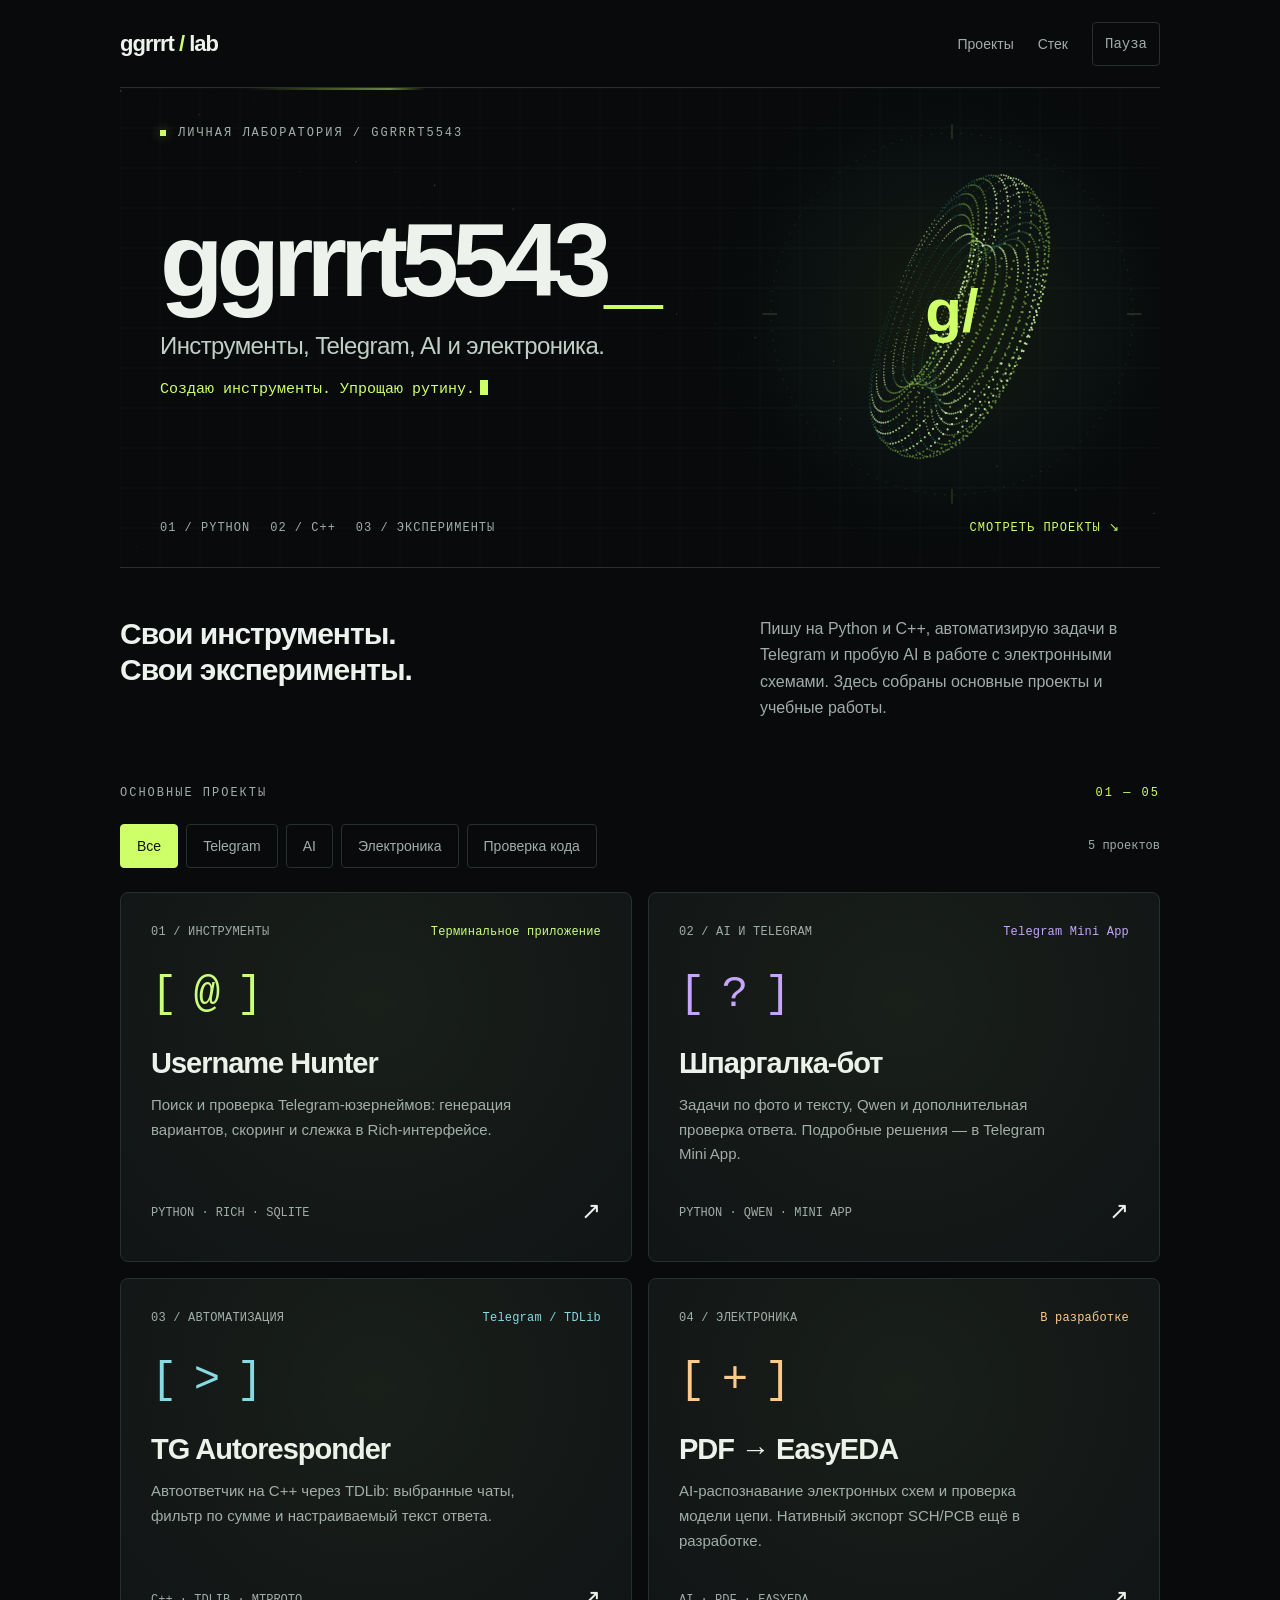
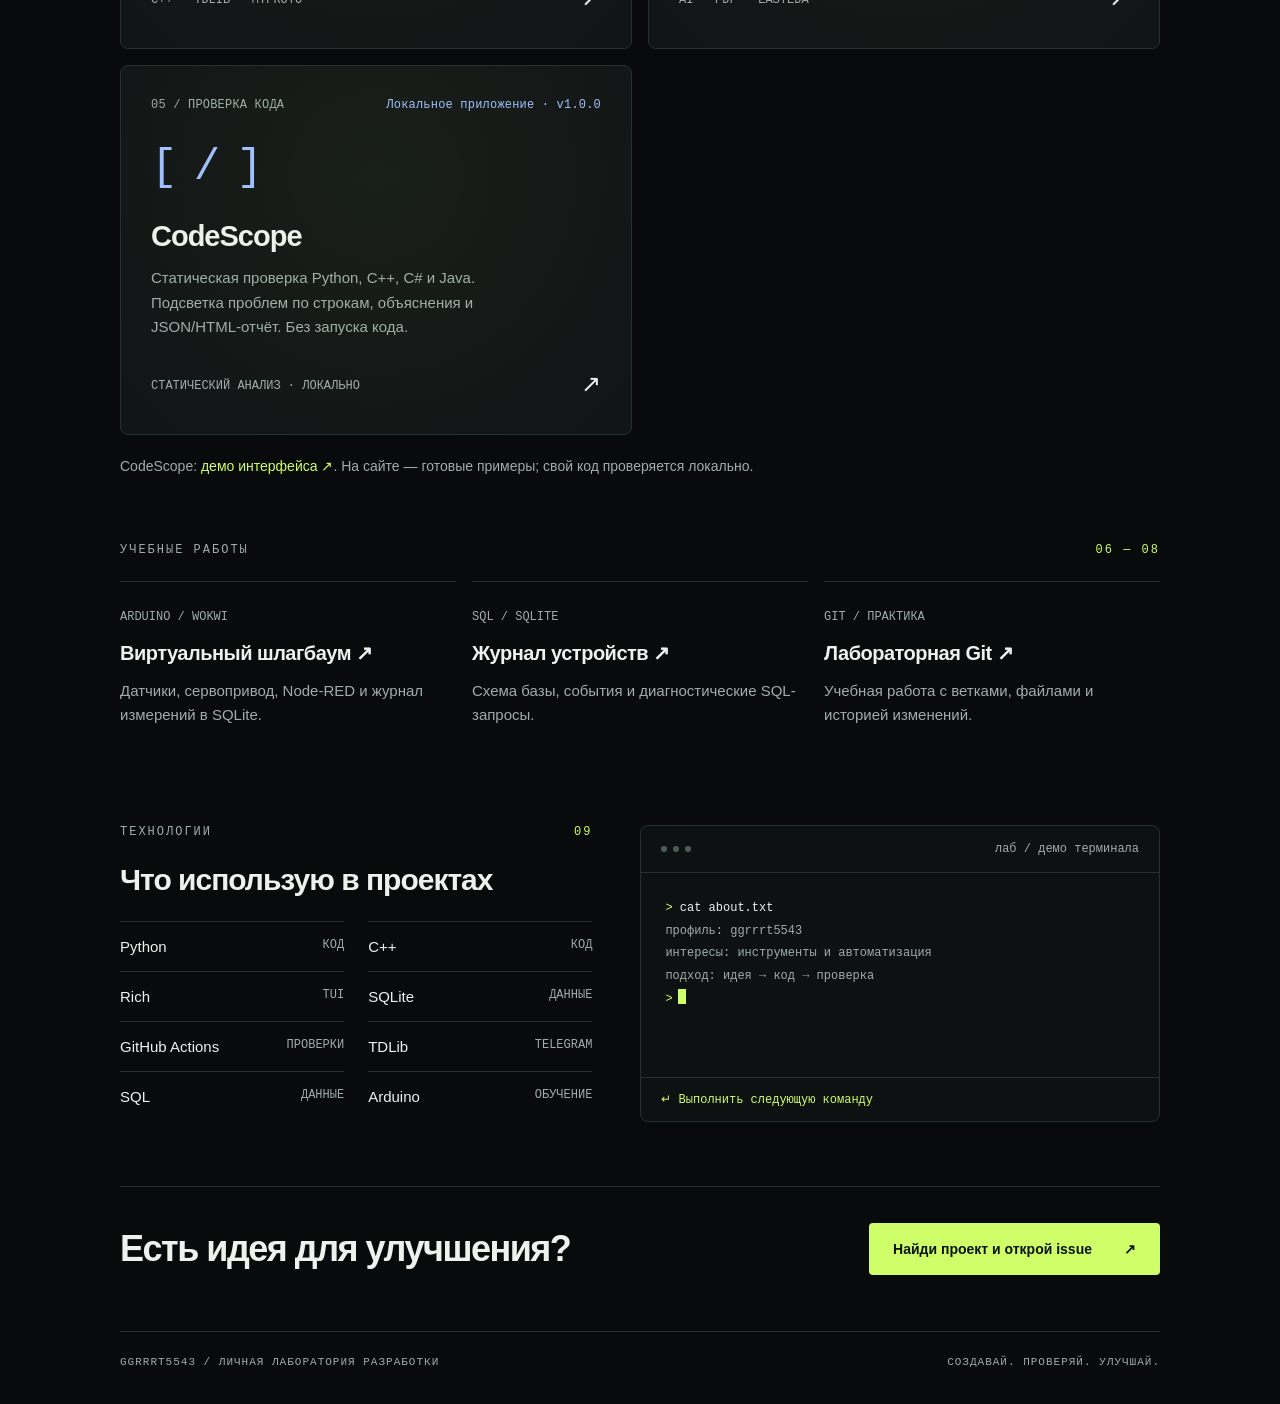
<file: docs/index.html>
<!doctype html>
<html lang="ru">
<head><meta charset="utf-8"><meta name="viewport" content="width=device-width,initial-scale=1"><title>ggrrrt5543 — проекты и эксперименты</title><meta name="description" content="Портфолио ggrrrt5543: Python и C++, Telegram-инструменты, AI, электроника и учебные проекты."><meta name="color-scheme" content="dark">
<style>
:root{--bg:#080a0b;--surface:#111516;--line:#263031;--muted:#a0ada9;--ink:#edf2ed;--acid:#ceff69;--cyan:#62dce8}*{box-sizing:border-box}html{scroll-behavior:smooth}body{margin:0;background:var(--bg);color:var(--ink);font-family:Arial,Helvetica,sans-serif}a{color:inherit;text-decoration:none}button{font:inherit}::selection{background:var(--acid);color:#080a0b}a:focus-visible,button:focus-visible{outline:2px solid var(--acid);outline-offset:6px}.mono{font-family:Consolas,'Liberation Mono',monospace}.shell{max-width:1120px;margin:auto;padding:0 40px}header{height:88px;display:flex;align-items:center;justify-content:space-between;border-bottom:1px solid var(--line);gap:24px}.logo{font-size:22px;font-weight:900;letter-spacing:-1px}.logo i{font-style:normal;color:var(--acid)}nav{display:flex;align-items:center;gap:24px;font-size:14px;color:var(--muted)}nav a{min-height:44px;display:flex;align-items:center}nav a:hover{color:var(--acid)}.toggle{background:transparent;color:var(--muted);border:1px solid var(--line);padding:10px 12px;border-radius:4px;cursor:pointer;min-height:44px}.hero{height:480px;position:relative;overflow:hidden;isolation:isolate;border-bottom:1px solid var(--line)}.hero canvas{position:absolute;inset:0;width:100%;height:100%;z-index:-1}.hero .content{position:relative;height:100%;padding:38px 40px}.eyebrow{font:12px Consolas,'Liberation Mono',monospace;letter-spacing:2px;color:#a3b1aa;display:flex;align-items:center;gap:12px}.dot{width:6px;height:6px;background:var(--acid);box-shadow:0 0 12px #ceff6966}.hero h1{font-size:104px;line-height:1;margin:68px 0 20px;font-weight:900;letter-spacing:-7px;white-space:nowrap}.hero h1 span{color:var(--acid)}.subtitle{font-size:24px;letter-spacing:-.6px;margin:0;color:#c0cfc6}.type-line{font:15px Consolas,'Liberation Mono',monospace;color:var(--acid);margin:20px 0 0;min-height:22px}.caret{display:inline-block;width:8px;height:15px;background:var(--acid);vertical-align:-2px;margin-left:5px;animation:blink 1.1s steps(1) infinite}.hero-bottom{position:absolute;left:40px;right:40px;bottom:32px;display:flex;align-items:center;justify-content:space-between;color:var(--muted);font:12px Consolas,'Liberation Mono',monospace;letter-spacing:1px}.hero-bottom .tags{display:flex;gap:20px}.scroll{color:var(--acid)}.intro{display:flex;justify-content:space-between;gap:48px;padding:48px 0 64px;align-items:flex-start}.intro h2{font-size:30px;letter-spacing:-1px;line-height:1.2;max-width:430px;margin:0}.intro p{max-width:400px;margin:0;font-size:16px;line-height:1.65;color:var(--muted)}.section-label{font:12px Consolas,'Liberation Mono',monospace;letter-spacing:2px;color:var(--muted);display:flex;align-items:center;justify-content:space-between;margin-bottom:24px}.section-label span{color:var(--acid)}.projects{display:grid;grid-template-columns:1.1fr 1fr;gap:16px}.project{display:flex;flex-direction:column;border:1px solid var(--line);background:var(--surface);border-radius:8px;padding:30px;position:relative;overflow:hidden;transition:border-color .25s,transform .25s;min-height:350px;transform-style:preserve-3d}.project:before{content:'';position:absolute;inset:0;pointer-events:none;background:radial-gradient(340px circle at var(--mx,50%) var(--my,30%),#ceff690b,transparent)}.project:hover{border-color:#759442;transform:translateY(-4px)}.card-top{display:flex;justify-content:space-between;align-items:center;color:var(--muted);font:12px Consolas,'Liberation Mono',monospace;letter-spacing:1px}.status{color:var(--acid)}.status.wip{color:var(--cyan)}.glyph{height:62px;font:44px Consolas,'Liberation Mono',monospace;letter-spacing:-5px;color:var(--acid);margin:28px 0 14px}.second .glyph{color:var(--cyan)}.project h3{font-size:29px;letter-spacing:-1px;margin:0 0 12px}.project p{font-size:15px;line-height:1.65;margin:0;color:var(--muted);max-width:390px}.card-foot{display:flex;justify-content:space-between;align-items:center;margin-top:auto;padding-top:28px;gap:16px;font:12px Consolas,'Liberation Mono',monospace;color:var(--muted)}.arrow{color:var(--ink);font-size:24px}.lower{display:grid;grid-template-columns:1fr 1.1fr;gap:48px;margin:64px 0}.stack h2{font-size:30px;letter-spacing:-1px;margin:18px 0 24px}.stack-list{display:grid;grid-template-columns:1fr 1fr;gap:0 24px}.stack-item{padding:16px 0;border-top:1px solid var(--line);display:flex;justify-content:space-between;font-size:15px}.stack-item small{font:12px Consolas,'Liberation Mono',monospace;color:var(--muted)}.terminal{background:#0d1111;border:1px solid var(--line);border-radius:8px;overflow:hidden}.terminal-head{border-bottom:1px solid var(--line);padding:16px 20px;display:flex;justify-content:space-between;align-items:center;font:12px Consolas,'Liberation Mono',monospace;color:var(--muted)}.lights{display:flex;gap:6px}.lights i{display:block;width:6px;height:6px;border-radius:50%;background:#4a5d52}.terminal-body{padding:24px;font:14px/1.9 Consolas,'Liberation Mono',monospace;min-height:204px}.prompt{color:var(--acid)}.terminal-body .dim{color:var(--muted)}.terminal-body p{margin:0}.terminal button{background:none;border:0;padding:12px 20px;min-height:44px;color:var(--acid);cursor:pointer;font:12px Consolas,'Liberation Mono',monospace;border-top:1px solid var(--line);width:100%;text-align:left}.terminal button:hover{background:#ceff6909}.outro{padding:36px 0 56px;border-top:1px solid var(--line);display:flex;justify-content:space-between;align-items:center;gap:24px}.outro h2{font-size:36px;letter-spacing:-1.5px;margin:0}.cta{display:flex;align-items:center;gap:32px;background:var(--acid);color:#0b1204;min-height:52px;padding:16px 24px;font-size:14px;font-weight:700;border-radius:4px}.cta:hover{background:#e2ffac}footer{padding:24px 0 36px;border-top:1px solid var(--line);color:var(--muted);font:11px Consolas,'Liberation Mono',monospace;display:flex;justify-content:space-between;gap:16px;letter-spacing:1px}body.hero-only{width:1120px;height:480px}.hero-only .shell{padding:0;max-width:none}.hero-only header,.hero-only main,.hero-only footer{display:none}.hero-only .hero{border:0}.hero-only .hero-bottom{bottom:25px}body.paused .caret{animation:none}.paused *{scroll-behavior:auto!important;transition:none!important}@keyframes blink{50%{opacity:0}}@media(prefers-reduced-motion:reduce){html{scroll-behavior:auto}.caret{animation:none}.project{transition:none}.project:hover{transform:none}}
@media(max-width:700px){.shell{padding:0 24px}header{height:76px;gap:12px}.logo{font-size:18px}nav{gap:14px}.nav-stack{display:none}.toggle{font-size:11px;padding:8px}.hero{height:510px;margin:0 -24px}.hero .content{padding:28px 24px}.eyebrow{font-size:10px;letter-spacing:1.4px}.hero h1{font-size:clamp(46px,10.7vw,74px);letter-spacing:-3px;margin-top:56px}.subtitle{font-size:18px}.type-line{font-size:12px;max-width:300px}.hero-bottom{left:24px;right:24px;bottom:28px;font-size:10px;letter-spacing:0}.hero-bottom .tags{gap:12px}.intro{display:block;padding:36px 0 44px}.intro h2{font-size:28px;margin-bottom:20px}.projects,.lower{grid-template-columns:1fr}.project{min-height:330px;padding:24px}.project h3{font-size:27px}.lower{gap:32px;margin:44px 0}.outro{align-items:flex-start;flex-direction:column;padding-bottom:36px}.outro h2{font-size:31px}footer{font-size:10px;flex-direction:column}.scroll{display:none}}
.projects{grid-template-columns:1fr 1fr}.project{min-height:370px}.project .glyph,.project .status{color:var(--card-accent)}.project:hover{border-color:var(--card-accent)}.card-top{gap:16px;flex-wrap:wrap;line-height:1.5;letter-spacing:.2px}.filters{display:flex;gap:8px;align-items:center;flex-wrap:wrap;margin:0 0 24px}.filters button{font:14px Arial,sans-serif;padding:10px 16px;min-height:44px;background:transparent;border:1px solid var(--line);border-radius:4px;color:var(--muted);cursor:pointer}.filters button[aria-pressed=true]{background:var(--acid);border-color:var(--acid);color:#10160b}.filters span{font-size:12px;color:var(--muted);margin-left:auto}.project[hidden]{display:none}.studies{margin-top:64px}.study-grid{display:grid;grid-template-columns:repeat(3,1fr);gap:16px}.study-grid a{border-top:1px solid var(--line);padding:24px 0;min-height:180px}.study-grid a:hover h3{color:var(--acid)}.study-grid small{font:12px Consolas,monospace;color:var(--muted)}.study-grid h3{font-size:20px;line-height:1.35;margin:16px 0 12px;letter-spacing:-.5px}.study-grid p{font-size:15px;line-height:1.6;color:var(--muted);margin:0}.project h3{line-height:1.25}.project .card-foot{line-height:1.5}.terminal-body{font-size:12px}.terminal-body p{overflow-wrap:anywhere}@media(max-width:700px){.projects,.study-grid{grid-template-columns:1fr}.project{min-height:350px}.study-grid{gap:8px}.study-grid a{min-height:0;padding:20px 0}.filters span{flex-basis:100%;margin:8px 0 0}.studies{margin-top:40px}.terminal-body{font-size:12px}.hero .subtitle{font-size:17px}.card-top{font-size:11px}.hero .type-line{font-size:12px}}</style></head>
<body><div class="shell">
<header><a class="logo" href="https://github.com/ggrrrt5543" aria-label="GitHub ggrrrt5543">ggrrrt<i> / </i>lab</a><nav><a href="#projects">Проекты</a><a class="nav-stack" href="#stack">Стек</a><button class="toggle mono" id="motion" aria-pressed="false">Пауза</button></nav></header>
<section class="hero" aria-label="ggrrrt5543 — персональная лаборатория"><canvas id="field" aria-hidden="true"></canvas><div class="content"><div class="eyebrow"><span class="dot"></span> ЛИЧНАЯ ЛАБОРАТОРИЯ / GGRRRT5543</div><h1>ggrrrt5543<span>_</span></h1><p class="subtitle">Инструменты, Telegram, AI и электроника.</p><p class="type-line"><span id="typed">Создаю инструменты. Упрощаю рутину.</span><span class="caret"></span></p><div class="hero-bottom"><div class="tags"><span>01 / PYTHON</span><span>02 / C++</span><span>03 / ЭКСПЕРИМЕНТЫ</span></div><span class="scroll">СМОТРЕТЬ ПРОЕКТЫ ↘</span></div></div></section>
<main><section class="intro"><h2>Свои инструменты.<br>Свои эксперименты.</h2><p>Пишу на Python и C++, автоматизирую задачи в Telegram и пробую AI в работе с электронными схемами. Здесь собраны основные проекты и учебные работы.</p></section>
<section id="projects"><div class="section-label">ОСНОВНЫЕ ПРОЕКТЫ <span>01 — 05</span></div><div class="filters" aria-label="Фильтр проектов"><button aria-pressed="true" data-filter="all">Все</button><button aria-pressed="false" data-filter="telegram">Telegram</button><button aria-pressed="false" data-filter="ai">AI</button><button aria-pressed="false" data-filter="electronics">Электроника</button><button aria-pressed="false" data-filter="tools">Проверка кода</button><span id="filter-count" class="mono" aria-live="polite">5 проектов</span></div><div class="projects"><a class="project" data-category="telegram" href="https://github.com/ggrrrt5543/username-hunter" style="--card-accent:#caff7c"><div class="card-top"><span>01 / ИНСТРУМЕНТЫ</span><span class="status">Терминальное приложение</span></div><div class="glyph" aria-hidden="true">[ @ ]</div><h3>Username Hunter</h3><p>Поиск и проверка Telegram-юзернеймов: генерация вариантов, скоринг и слежка в Rich-интерфейсе.</p><div class="card-foot"><span>PYTHON · RICH · SQLITE</span><span class="arrow" aria-hidden="true">↗</span></div></a><a class="project" data-category="telegram ai" href="https://github.com/ggrrrt5543/shpargalka-bot" style="--card-accent:#c5a4ff"><div class="card-top"><span>02 / AI И TELEGRAM</span><span class="status">Telegram Mini App</span></div><div class="glyph" aria-hidden="true">[ ? ]</div><h3>Шпаргалка-бот</h3><p>Задачи по фото и тексту, Qwen и дополнительная проверка ответа. Подробные решения — в Telegram Mini App.</p><div class="card-foot"><span>PYTHON · QWEN · MINI APP</span><span class="arrow" aria-hidden="true">↗</span></div></a><a class="project" data-category="telegram" href="https://github.com/ggrrrt5543/tg-autoresponder" style="--card-accent:#86d9e5"><div class="card-top"><span>03 / АВТОМАТИЗАЦИЯ</span><span class="status">Telegram / TDLib</span></div><div class="glyph" aria-hidden="true">[ > ]</div><h3>TG Autoresponder</h3><p>Автоответчик на C++ через TDLib: выбранные чаты, фильтр по сумме и настраиваемый текст ответа.</p><div class="card-foot"><span>C++ · TDLIB · MTPROTO</span><span class="arrow" aria-hidden="true">↗</span></div></a><a class="project" data-category="ai electronics" href="https://github.com/ggrrrt5543/EasyEDA-PDF-Builder" style="--card-accent:#ffc98a"><div class="card-top"><span>04 / ЭЛЕКТРОНИКА</span><span class="status">В разработке</span></div><div class="glyph" aria-hidden="true">[ + ]</div><h3>PDF → EasyEDA</h3><p>AI-распознавание электронных схем и проверка модели цепи. Нативный экспорт SCH/PCB ещё в разработке.</p><div class="card-foot"><span>AI · PDF · EASYEDA</span><span class="arrow" aria-hidden="true">↗</span></div></a><a class="project" data-category="tools" href="https://github.com/ggrrrt5543/codescope" style="--card-accent:#9fbfff"><div class="card-top"><span>05 / ПРОВЕРКА КОДА</span><span class="status">Локальное приложение · v1.0.0</span></div><div class="glyph" aria-hidden="true">[ / ]</div><h3>CodeScope</h3><p>Статическая проверка Python, C++, C# и Java. Подсветка проблем по строкам, объяснения и JSON/HTML-отчёт. Без запуска кода.</p><div class="card-foot"><span>СТАТИЧЕСКИЙ АНАЛИЗ · ЛОКАЛЬНО</span><span class="arrow" aria-hidden="true">↗</span></div></a></div></section>
<p style="font-size:14px;line-height:1.7;color:var(--muted);margin:20px 0 0">CodeScope: <a href="codescope/" style="color:var(--acid)">демо интерфейса ↗</a>. На сайте — готовые примеры; свой код проверяется локально.</p>
<section class="studies"><div class="section-label">УЧЕБНЫЕ РАБОТЫ <span>06 — 08</span></div><div class="study-grid"><a href="https://github.com/ggrrrt5543/kursovoy15"><small>ARDUINO / WOKWI</small><h3>Виртуальный шлагбаум ↗</h3><p>Датчики, сервопривод, Node-RED и журнал измерений в SQLite.</p></a><a href="https://github.com/ggrrrt5543/kutuzov"><small>SQL / SQLITE</small><h3>Журнал устройств ↗</h3><p>Схема базы, события и диагностические SQL-запросы.</p></a><a href="https://github.com/ggrrrt5543/git-lab"><small>GIT / ПРАКТИКА</small><h3>Лабораторная Git ↗</h3><p>Учебная работа с ветками, файлами и историей изменений.</p></a></div></section><section class="lower" id="stack"><div class="stack"><div class="section-label">ТЕХНОЛОГИИ <span>09</span></div><h2>Что использую в проектах</h2><div class="stack-list"><div class="stack-item">Python <small>КОД</small></div><div class="stack-item">C++ <small>КОД</small></div><div class="stack-item">Rich <small>TUI</small></div><div class="stack-item">SQLite <small>ДАННЫЕ</small></div><div class="stack-item">GitHub Actions <small>ПРОВЕРКИ</small></div><div class="stack-item">TDLib <small>TELEGRAM</small></div><div class="stack-item">SQL <small>ДАННЫЕ</small></div><div class="stack-item">Arduino <small>ОБУЧЕНИЕ</small></div></div></div>
<div class="terminal"><div class="terminal-head"><div class="lights" aria-hidden="true"><i></i><i></i><i></i></div><span>лаб / демо терминала</span></div><div class="terminal-body" aria-live="polite"><p><span class="prompt">&gt;</span> <span id="cmd">cat about.txt</span></p><div id="output"><p class="dim">профиль: ggrrrt5543</p><p class="dim">интересы: инструменты и автоматизация</p><p class="dim">подход: идея → код → проверка</p></div><p><span class="prompt">&gt;</span><span class="caret"></span></p></div><button id="run">↵ Выполнить следующую команду</button></div></section>
<section class="outro"><h2>Есть идея для улучшения?</h2><a class="cta" href="https://github.com/ggrrrt5543?tab=repositories">Найди проект и открой issue <span>↗</span></a></section></main>
<footer><span>GGRRRT5543 / ЛИЧНАЯ ЛАБОРАТОРИЯ РАЗРАБОТКИ</span><span>СОЗДАВАЙ. ПРОВЕРЯЙ. УЛУЧШАЙ.</span></footer></div>
<script>
const qs=new URLSearchParams(location.search);if(qs.has('hero'))document.body.classList.add('hero-only');
const cv=document.querySelector('#field'),ctx=cv.getContext('2d');let fixed=null,paused=matchMedia('(prefers-reduced-motion: reduce)').matches,raf,origin=performance.now();
const stars=Array.from({length:62},(_,i)=>({x:((i*193.71)%1120),y:((i*81.97)%480),s:i%4===0?1.4:.6}));
function draw(t){let w=cv.clientWidth,h=cv.clientHeight,d=Math.min(devicePixelRatio||1,2);if(cv.width!==w*d||cv.height!==h*d){cv.width=w*d;cv.height=h*d}ctx.setTransform(d,0,0,d,0,0);ctx.clearRect(0,0,w,h);ctx.fillStyle='#080a0b';ctx.fillRect(0,0,w,h);let mobile=w<700;let cx=mobile?w*.68:w*.80,cy=mobile?350:226,R=mobile?90:147;
let glow=ctx.createRadialGradient(cx,cy,0,cx,cy,R*1.8);glow.addColorStop(0,'#a5e42a16');glow.addColorStop(.6,'#58ceae08');glow.addColorStop(1,'#00000000');ctx.fillStyle=glow;ctx.fillRect(0,0,w,h);
ctx.strokeStyle='#a5c2aa0a';ctx.lineWidth=1;for(let x=0;x<w;x+=40){ctx.beginPath();ctx.moveTo(x,0);ctx.lineTo(x,h);ctx.stroke()}for(let y=0;y<h;y+=40){ctx.beginPath();ctx.moveTo(0,y);ctx.lineTo(w,y);ctx.stroke()}
for(const s of stars){let x=s.x/1120*w,y=(s.y+t*(s.s*.8))%h;ctx.fillStyle='rgba(155,190,166,'+(.16+.15*(Math.sin(t+s.x)+1)/2)+')';ctx.fillRect(x,y,s.s,s.s)}
ctx.save();ctx.translate(cx,cy);ctx.strokeStyle='#668b4830';ctx.setLineDash([2,8]);ctx.beginPath();ctx.arc(0,0,R*1.23,0,Math.PI*2);ctx.stroke();ctx.setLineDash([]);
for(let i=0;i<4;i++){let a=i*Math.PI/2+t*Math.PI/4;ctx.strokeStyle='#a4ca7350';ctx.beginPath();ctx.moveTo(Math.cos(a)*R*1.19,Math.sin(a)*R*1.19);ctx.lineTo(Math.cos(a)*R*1.29,Math.sin(a)*R*1.29);ctx.stroke()}
const points=[];for(let j=0;j<21;j++){let b=j/21*Math.PI*2;for(let i=0;i<116;i++){let a=i/116*Math.PI*2+t*Math.PI/4, rr=R*(.76+.24*Math.cos(b));let x=rr*Math.cos(a),y=rr*Math.sin(a),z=R*.24*Math.sin(b);let spin=t*Math.PI/4+.5;let X=x*Math.cos(spin)+z*Math.sin(spin),Z=-x*Math.sin(spin)+z*Math.cos(spin);let Y=y*.65-Z*.76;let D=y*.76+Z*.65;let scale=1+D/(R*5);points.push({x:X*scale,y:Y*scale,z:D,b,a})}}
points.sort((a,b)=>a.z-b.z);for(const p of points){let depth=(p.z/R+1)/2;let pulse=(Math.sin(p.a*3-p.b*2+t*Math.PI/2)+1)/2;ctx.fillStyle=pulse>.81?'rgba(218,255,174,'+(.25+depth*.65)+')':'rgba('+(depth>.5?'167,227,91':'62,168,159')+','+(.08+depth*.48)+')';ctx.beginPath();ctx.arc(p.x,p.y,.6+depth*.6,0,Math.PI*2);ctx.fill()}
ctx.font='bold '+(mobile?42:60)+'px Arial';ctx.textAlign='center';ctx.textBaseline='middle';ctx.fillStyle='#ceff69';ctx.fillText('g/',0,0);ctx.restore();
let sweep=(t*(w+180)/8)%(w+180)-180;const grad=ctx.createLinearGradient(sweep,0,sweep+180,0);grad.addColorStop(0,'#ceff6900');grad.addColorStop(.8,'#ceff6980');grad.addColorStop(1,'#ceff6900');ctx.fillStyle=grad;ctx.fillRect(0,0,w,2);
let phrases=['Создаю инструменты. Упрощаю рутину.','Python / автоматизация / эксперименты.','Идеи → код → рабочие инструменты.'];let n=Math.floor(t/4)%2;let phase=t%4;let length=phase<1.5?Math.floor(phase/1.5*phrases[n].length):phase>3.4?Math.floor((4-phase)/.6*phrases[n].length):phrases[n].length;document.querySelector('#typed').textContent=phrases[n].slice(0,Math.max(0,length));}
function loop(now){if(fixed===null&&!paused)draw((now-origin)/1000);raf=requestAnimationFrame(loop)}
window.renderAt=t=>{fixed=t;document.body.classList.add('paused');draw(t);document.querySelectorAll('.caret').forEach(e=>e.style.opacity=(t%1.1<.65?1:0));};
function motionState(){document.body.classList.toggle('paused',paused);const b=document.querySelector('#motion');b.textContent=paused?'Анимация':'Пауза';b.setAttribute('aria-pressed',String(paused));if(paused)draw(2)}
document.querySelector('#motion').onclick=()=>{paused=!paused;motionState()};motionState();draw(2);raf=requestAnimationFrame(loop);addEventListener('resize',()=>draw(fixed??2));
let commands=[['cat about.txt',['профиль: ggrrrt5543','интересы: инструменты и автоматизация','подход: идея → код → проверка']],['ls projects/',['username-hunter / shpargalka-bot','tg-autoresponder / EasyEDA-PDF-Builder / codescope','→ Открой карточку, чтобы посмотреть код.']],['cat philosophy.txt',['Автоматизируй повторяющееся.','Сохраняй полезное.','Не прекращай экспериментировать.']]];let ci=0;document.querySelector('#run').onclick=()=>{ci=(ci+1)%commands.length;document.querySelector('#cmd').textContent=commands[ci][0];document.querySelector('#output').replaceChildren(...commands[ci][1].map(s=>{let p=document.createElement('p');p.className='dim';p.textContent=s;return p}))};document.querySelectorAll('.project').forEach(el=>el.onpointermove=e=>{const r=el.getBoundingClientRect();el.style.setProperty('--mx',e.clientX-r.left+'px');el.style.setProperty('--my',e.clientY-r.top+'px')});
document.querySelectorAll('[data-filter]').forEach(btn=>btn.onclick=()=>{const f=btn.dataset.filter;let count=0;document.querySelectorAll('[data-filter]').forEach(b=>b.setAttribute('aria-pressed',String(b===btn)));document.querySelectorAll('[data-category]').forEach(c=>{const show=f==='all'||c.dataset.category.split(' ').includes(f);c.hidden=!show;if(show)count++});document.querySelector('#filter-count').textContent=count+' '+(count===1?'проект':count<5?'проекта':'проектов')});</script></body></html>
</file>
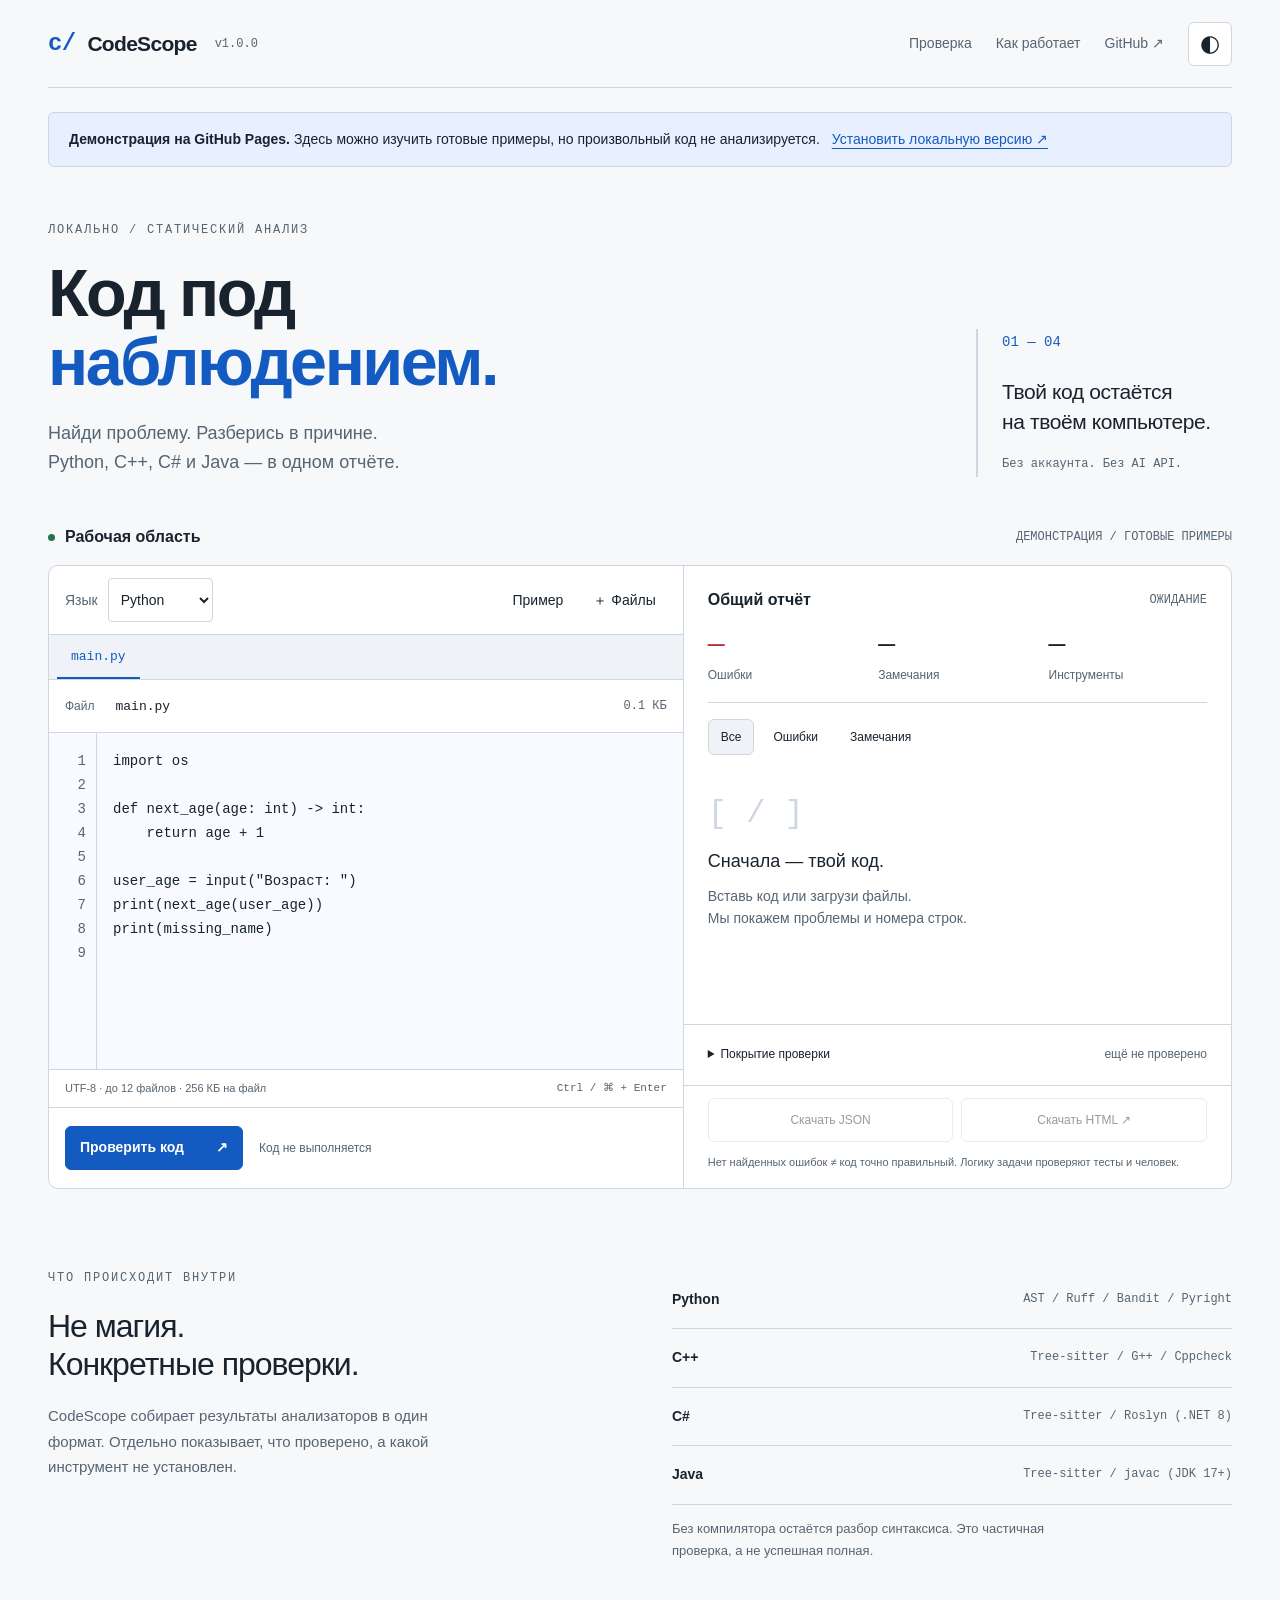
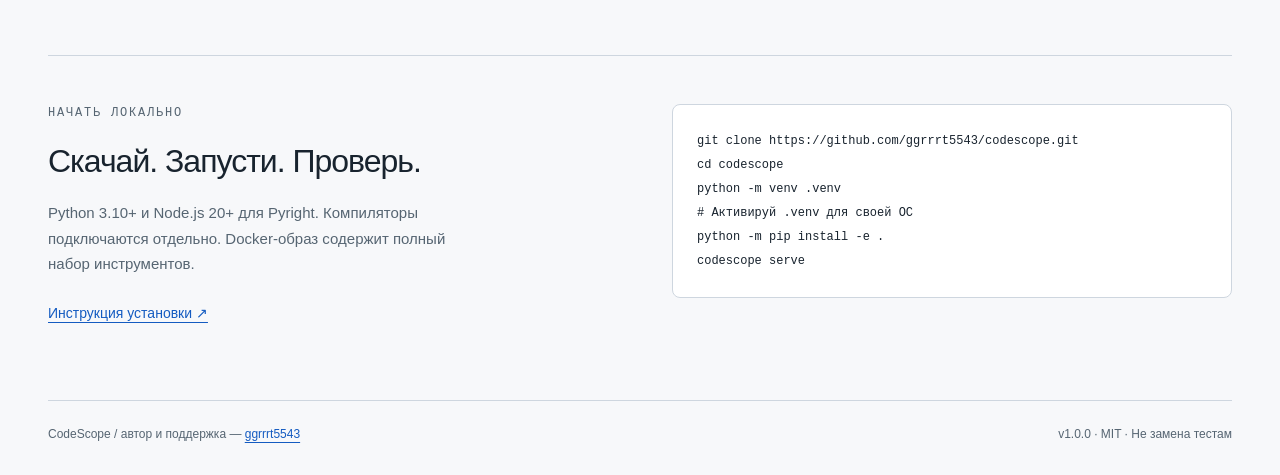
<file: docs/codescope/index.html>
<!doctype html>
<html lang="ru">
<head>
<meta charset="utf-8"><meta name="viewport" content="width=device-width,initial-scale=1">
<meta name="description" content="CodeScope — локальная статическая проверка Python, C++, C# и Java. Ошибки по строкам, объяснения и единый отчёт.">
<meta name="color-scheme" content="light dark"><title>CodeScope — код под наблюдением</title>
<link rel="icon" href="static/favicon.svg" type="image/svg+xml"><link rel="stylesheet" href="static/style.css">
<script src="static/app.js" defer></script>
</head>
<body data-demo="true">
<a class="skip" href="#workspace">Перейти к проверке</a>
<div class="shell">
<header class="header"><a class="brand" href="#"><span class="brand-mark" aria-hidden="true">c/</span>CodeScope <span class="version">v1.0.0</span></a><nav aria-label="Основная навигация"><a href="#workspace">Проверка</a><a href="#about">Как работает</a><a href="https://github.com/ggrrrt5543/codescope">GitHub ↗</a><button id="theme" class="icon-button" aria-label="Переключить светлую и тёмную тему">◐</button></nav></header>
<div id="demo-notice" class="demo-notice" hidden><strong>Демонстрация на GitHub Pages.</strong> Здесь можно изучить готовые примеры, но произвольный код не анализируется. <a href="#install">Установить локальную версию ↗</a></div>
<main>
<section class="hero"><div><p class="eyebrow">ЛОКАЛЬНО / СТАТИЧЕСКИЙ АНАЛИЗ</p><h1>Код под<br><span>наблюдением.</span></h1><p class="hero-copy">Найди проблему. Разберись в причине.<br>Python, C++, C# и Java — в одном отчёте.</p></div><div class="hero-note"><span class="note-number">01 — 04</span><p>Твой код остаётся<br>на твоём компьютере.</p><span class="mono subtle">Без аккаунта. Без AI API.</span></div></section>
<section id="workspace" class="workspace" aria-label="Рабочая область проверки">
<div class="workspace-heading"><h2><span class="status-dot"></span> Рабочая область</h2><span id="mode-label" class="mono subtle">ЛОКАЛЬНЫЙ АНАЛИЗ / БЕЗ ЗАПУСКА</span></div>
<div class="work-grid">
<section class="editor-panel" aria-label="Редактор исходного кода">
<div class="panel-toolbar"><label class="language-label" for="language">Язык <select id="language"><option value="python">Python</option><option value="cpp">C++</option><option value="csharp">C#</option><option value="java">Java</option></select></label><button id="sample" class="quiet">Пример</button><button id="upload" class="quiet">＋ Файлы</button><input id="files" type="file" accept=".py,.cpp,.cc,.cxx,.h,.hpp,.cs,.java" multiple hidden></div>
<div id="file-tabs" class="file-tabs" role="group" aria-label="Файлы"></div>
<div class="filename-row"><label for="filename">Файл</label><input id="filename" value="main.py" spellcheck="false" maxlength="100"><span id="file-size" class="mono subtle"></span></div>
<div class="code-wrap"><div id="line-numbers" class="line-numbers" aria-hidden="true"></div><label for="code" class="sr-only">Исходный код</label><textarea id="code" spellcheck="false" autocapitalize="off" autocomplete="off" wrap="off" aria-describedby="editor-help"></textarea></div>
<div class="editor-footer"><span id="editor-help">UTF-8 · до 12 файлов · 256 КБ на файл</span><span class="mono">Ctrl / ⌘ + Enter</span></div>
<div class="editor-actions"><button id="analyze" class="primary">Проверить код <span aria-hidden="true">↗</span></button><span id="progress" role="status" aria-live="polite">Код не выполняется</span></div>
</section>
<section class="report-panel" aria-labelledby="report-heading">
<div class="report-heading"><h2 id="report-heading">Общий отчёт</h2><span id="report-state" class="mono subtle">ОЖИДАНИЕ</span></div>
<div id="summary" class="summary"><div><strong id="error-count">—</strong><span>Ошибки</span></div><div><strong id="warning-count">—</strong><span>Замечания</span></div><div><strong id="tool-count">—</strong><span>Инструменты</span></div></div>
<div class="report-filters" role="group" aria-label="Фильтр результатов"><button data-filter="all" aria-pressed="true">Все</button><button data-filter="error" aria-pressed="false">Ошибки</button><button data-filter="warning" aria-pressed="false">Замечания</button></div>
<div id="findings" class="findings" aria-live="polite"><div class="empty-state"><span class="empty-mark" aria-hidden="true">[ / ]</span><h3>Сначала — твой код.</h3><p>Вставь код или загрузи файлы.<br>Мы покажем проблемы и номера строк.</p></div></div>
<details id="coverage"><summary>Покрытие проверки <span id="coverage-label">ещё не проверено</span></summary><ul id="tool-list"></ul></details>
<div class="export-row"><button id="export-json" disabled>Скачать JSON</button><button id="export-html" disabled>Скачать HTML ↗</button></div>
<p class="report-disclaimer">Нет найденных ошибок ≠ код точно правильный. Логику задачи проверяют тесты и человек.</p>
</section>
</div>
<div id="error-banner" class="error-banner" role="alert" hidden></div>
</section>
<section id="about" class="about"><div><p class="eyebrow">ЧТО ПРОИСХОДИТ ВНУТРИ</p><h2>Не магия.<br>Конкретные проверки.</h2><p>CodeScope собирает результаты анализаторов в один формат. Отдельно показывает, что проверено, а какой инструмент не установлен.</p></div><div class="tool-matrix"><div><strong>Python</strong><span>AST / Ruff / Bandit / Pyright</span></div><div><strong>C++</strong><span>Tree-sitter / G++ / Cppcheck</span></div><div><strong>C#</strong><span>Tree-sitter / Roslyn (.NET 8)</span></div><div><strong>Java</strong><span>Tree-sitter / javac (JDK 17+)</span></div><p>Без компилятора остаётся разбор синтаксиса. Это частичная проверка, а не успешная полная.</p></div></section>
<section id="install" class="install"><div><p class="eyebrow">НАЧАТЬ ЛОКАЛЬНО</p><h2>Скачай. Запусти. Проверь.</h2><p>Python 3.10+ и Node.js 20+ для Pyright. Компиляторы подключаются отдельно. Docker-образ содержит полный набор инструментов.</p><a href="https://github.com/ggrrrt5543/codescope#быстрый-старт">Инструкция установки ↗</a></div><pre><code>git clone https://github.com/ggrrrt5543/codescope.git
cd codescope
python -m venv .venv
# Активируй .venv для своей ОС
python -m pip install -e .
codescope serve</code></pre></section>
</main>
<footer><span>CodeScope / автор и поддержка — <a href="https://github.com/ggrrrt5543">ggrrrt5543</a></span><span>v1.0.0 · MIT · Не замена тестам</span></footer>
</div>
</body></html>
</file>
<file: docs/codescope/static/style.css>
:root{color-scheme:light;--bg:#f7f8fa;--surface:#fff;--raised:#eff2f6;--ink:#18232e;--muted:#566572;--border:#ced6df;--accent:#145bc1;--accent-soft:#e8f0ff;--error:#b62e35;--error-soft:#fff0f0;--warning:#865214;--warning-soft:#fff5e8;--green:#22734a;--code:#f8faff;--sans:Arial,Helvetica,sans-serif;--mono:Consolas,'Liberation Mono',monospace}
@media(prefers-color-scheme:dark){:root:not([data-theme=light]){color-scheme:dark;--bg:#11161c;--surface:#171e26;--raised:#202a35;--ink:#edf2f7;--muted:#a9b7c6;--border:#3d4c5e;--accent:#90baff;--accent-soft:#1d3352;--error:#ff9b9b;--error-soft:#40252c;--warning:#edbc7d;--warning-soft:#3b3022;--green:#8bd3ab;--code:#131b24}}
:root[data-theme=dark]{color-scheme:dark;--bg:#11161c;--surface:#171e26;--raised:#202a35;--ink:#edf2f7;--muted:#a9b7c6;--border:#3d4c5e;--accent:#90baff;--accent-soft:#1d3352;--error:#ff9b9b;--error-soft:#40252c;--warning:#edbc7d;--warning-soft:#3b3022;--green:#8bd3ab;--code:#131b24}
*{box-sizing:border-box}html{scroll-behavior:smooth;scroll-padding-top:24px}body{margin:0;background:var(--bg);color:var(--ink);font:16px/1.5 var(--sans)}button,input,select,textarea{font:inherit}button,a,input,select,textarea,summary{-webkit-tap-highlight-color:transparent}button,a{touch-action:manipulation}button{cursor:pointer}a{color:var(--accent);text-underline-offset:4px}button{border:1px solid var(--border);color:var(--ink);background:var(--surface);border-radius:6px;min-height:44px;padding:8px 14px;transition:background .12s,border-color .12s}button:hover:not(:disabled){background:var(--raised);border-color:var(--muted)}button:active:not(:disabled){background:var(--accent-soft)}button:disabled{opacity:.45;cursor:not-allowed}:focus-visible{outline:2px solid var(--accent);outline-offset:3px}input,select{min-height:44px;border:1px solid var(--border);border-radius:4px;padding:8px;background:var(--surface);color:var(--ink)}.shell{max-width:1320px;margin:auto;padding:0 48px}.header{min-height:88px;display:flex;align-items:center;justify-content:space-between;border-bottom:1px solid var(--border);gap:24px}.brand{display:flex;align-items:center;gap:12px;color:var(--ink);font-size:21px;font-weight:700;letter-spacing:-.7px;text-decoration:none}.brand-mark{font:700 24px var(--mono);color:var(--accent)}.version{font:12px var(--mono);color:var(--muted);padding-left:6px;letter-spacing:0}nav{display:flex;align-items:center;gap:24px}nav a{font-size:14px;text-decoration:none;color:var(--muted);display:flex;align-items:center;min-height:44px}nav a:hover{color:var(--accent)}.icon-button{width:44px;padding:0;font-size:23px}.mono{font-family:var(--mono)}.subtle{color:var(--muted);font-size:12px}.hero{display:flex;align-items:flex-end;justify-content:space-between;padding:54px 0 48px;gap:32px}.eyebrow{font:12px/1.5 var(--mono);letter-spacing:1.8px;color:var(--muted);margin:0 0 20px}h1{font-size:clamp(42px,5.2vw,68px);line-height:1.04;letter-spacing:-2.5px;margin:0;font-weight:600}h1 span{color:var(--accent)}.hero-copy{font-size:18px;line-height:1.6;color:var(--muted);margin:22px 0 0}.hero-note{padding:0 0 3px 24px;border-left:2px solid var(--border);min-width:256px}.note-number{font:14px var(--mono);color:var(--accent)}.hero-note p{font-size:21px;line-height:1.4;margin:24px 0 14px;letter-spacing:-.4px}.workspace{scroll-margin-top:24px}.workspace-heading{display:flex;align-items:center;justify-content:space-between;gap:20px;margin-bottom:16px}.workspace-heading h2{font-size:16px;font-weight:600;display:flex;align-items:center;gap:10px;margin:0}.status-dot{width:7px;height:7px;background:var(--green);border-radius:50%}.work-grid{display:grid;grid-template-columns:minmax(0,1.16fr) minmax(0,1fr);border:1px solid var(--border);border-radius:10px;overflow:hidden;background:var(--surface)}.editor-panel{min-width:0;border-right:1px solid var(--border)}.panel-toolbar{display:flex;gap:8px;align-items:center;padding:12px 16px;border-bottom:1px solid var(--border);min-height:69px}.language-label{display:flex;align-items:center;gap:10px;font-size:14px;margin-right:auto;color:var(--muted)}select{font-size:14px;min-width:105px}.quiet{font-size:14px;border-color:transparent;padding:8px 10px}.file-tabs{display:flex;gap:2px;overflow:auto;border-bottom:1px solid var(--border);background:var(--raised);padding:0 8px}.file-tab{display:flex;align-items:center;white-space:nowrap}.file-tab button{background:transparent;border:0;border-radius:0;font:13px var(--mono)}.file-tab button[aria-pressed=true]{color:var(--accent);border-bottom:2px solid var(--accent)}.file-tab .remove{padding:8px;width:32px;min-width:32px;font:18px var(--sans)}.filename-row{display:flex;align-items:center;gap:12px;padding:8px 16px;border-bottom:1px solid var(--border);font-size:12px;color:var(--muted)}.filename-row input{min-height:36px;padding:4px 8px;max-width:230px;width:50%;border-color:transparent;font:13px var(--mono)}.filename-row #file-size{margin-left:auto}.code-wrap{height:336px;position:relative;background:var(--code);display:flex;overflow:hidden}.line-numbers{flex:0 0 48px;overflow:hidden;padding:16px 0;font:14px/24px var(--mono);color:var(--muted);text-align:right;user-select:none;border-right:1px solid var(--border)}.line-numbers span{display:block;padding-right:10px;height:24px}.line-numbers span.has-error{background:var(--error-soft);color:var(--error);font-weight:700}.line-numbers span.has-warning{background:var(--warning-soft);color:var(--warning);font-weight:700}textarea{display:block;resize:none;min-width:0;flex:1;border:0;border-radius:0;padding:16px;background-color:transparent;color:var(--ink);font:14px/24px var(--mono);tab-size:4;white-space:pre;outline:none}textarea:focus-visible{outline:2px solid var(--accent);outline-offset:-2px}.editor-footer{display:flex;justify-content:space-between;padding:10px 16px;gap:16px;border-top:1px solid var(--border);font-size:11px;color:var(--muted)}.editor-actions{display:flex;align-items:center;gap:16px;border-top:1px solid var(--border);padding:16px;min-height:81px}.primary{background:var(--accent);border-color:var(--accent);color:var(--surface);font-size:14px;font-weight:700;min-width:178px;display:flex;justify-content:space-between;gap:20px;align-items:center}.primary:hover:not(:disabled){background:var(--accent);filter:brightness(1.12);border-color:var(--accent)}#progress{font-size:12px;color:var(--muted)}.report-panel{min-width:0;display:flex;flex-direction:column}.report-heading{display:flex;align-items:center;justify-content:space-between;gap:16px;padding:22px 24px 16px}.report-heading h2{font-size:16px;margin:0;font-weight:600}.summary{display:grid;grid-template-columns:repeat(3,1fr);margin:0 24px 16px;padding-bottom:18px;border-bottom:1px solid var(--border);gap:12px}.summary div{display:flex;flex-direction:column;gap:4px}.summary strong{font:28px/1.2 var(--mono);letter-spacing:-1.5px;font-weight:400}.summary span{font-size:12px;color:var(--muted)}#error-count:not(:empty){color:var(--error)}.report-filters{display:flex;gap:6px;padding:0 24px 12px}.report-filters button{font-size:12px;min-height:36px;padding:6px 12px;border-color:transparent;background:transparent}.report-filters button[aria-pressed=true]{background:var(--raised);border-color:var(--border)}.findings{max-height:330px;overflow:auto;padding:0 24px 16px;flex:1;min-height:170px}.empty-state{padding:18px 0;text-align:left}.empty-mark{font:32px var(--mono);color:var(--border);display:block;margin:10px 0 16px}.empty-state h3{font-size:18px;font-weight:400;margin:0 0 10px}.empty-state p{font-size:14px;line-height:1.6;color:var(--muted);margin:0}.finding{border-top:1px solid var(--border);padding:14px 0}.finding-head{display:flex;gap:10px;justify-content:space-between;align-items:center}.severity{font:11px var(--mono);color:var(--error);text-transform:uppercase;letter-spacing:.5px}.finding.warning .severity{color:var(--warning)}.finding.info .severity{color:var(--accent)}.finding-location{font:12px var(--mono);color:var(--accent);border:0;background:transparent;padding:4px 6px;min-height:36px;max-width:70%;overflow-wrap:anywhere}.finding h3{font-size:14px;font-weight:600;line-height:1.55;margin:8px 0;overflow-wrap:anywhere;white-space:pre-line}.finding p{font-size:13px;line-height:1.6;color:var(--muted);margin:8px 0 0}.finding small{font:11px var(--mono);color:var(--muted)}#coverage{border-top:1px solid var(--border);padding:12px 24px;font-size:12px}summary{cursor:pointer;min-height:36px;padding:8px 0}summary span{float:right;color:var(--muted);padding-left:12px}#tool-list{padding:0 0 0 16px;margin:8px 0;line-height:1.7;color:var(--muted);overflow-wrap:anywhere}#tool-list li{margin:6px 0}.export-row{padding:12px 24px;display:flex;gap:8px;border-top:1px solid var(--border)}.export-row button{font-size:12px;flex:1}.report-disclaimer{font-size:11px;line-height:1.6;color:var(--muted);margin:0;padding:0 24px 16px}.error-banner{padding:16px;background:var(--error-soft);border:1px solid var(--error);border-radius:6px;margin-top:16px;color:var(--error);overflow-wrap:anywhere}.about{display:grid;grid-template-columns:1fr 1fr;gap:64px;padding:80px 0}.about h2,.install h2{font-size:32px;letter-spacing:-1px;line-height:1.2;font-weight:400;margin:0 0 20px}.about p:not(.eyebrow),.install p:not(.eyebrow){font-size:15px;line-height:1.7;color:var(--muted);max-width:420px}.tool-matrix{padding-top:2px}.tool-matrix>div{display:flex;justify-content:space-between;gap:20px;padding:18px 0;border-bottom:1px solid var(--border);font-size:14px}.tool-matrix>div strong{font-weight:600}.tool-matrix>div span{font:12px/1.8 var(--mono);color:var(--muted);text-align:right}.tool-matrix>p{font-size:13px!important}.install{border-top:1px solid var(--border);padding:48px 0 64px;display:grid;grid-template-columns:1fr 1fr;gap:64px}.install a{font-size:14px;min-height:44px;display:inline-flex;align-items:center}.install pre{font:12px/2 var(--mono);background:var(--surface);border:1px solid var(--border);padding:24px;border-radius:8px;overflow-x:auto;align-self:start;margin:0}footer{display:flex;justify-content:space-between;gap:24px;border-top:1px solid var(--border);padding:24px 0 32px;font-size:12px;color:var(--muted)}.demo-notice{padding:16px 20px;border:1px solid var(--border);background:var(--accent-soft);font-size:14px;margin-top:24px;border-radius:6px}.demo-notice a{margin-left:8px}.skip{position:absolute;top:-80px;background:var(--surface);padding:12px;z-index:10}.skip:focus{top:8px}.sr-only{position:absolute;width:1px;height:1px;padding:0;margin:-1px;overflow:hidden;clip:rect(0,0,0,0);white-space:nowrap;border:0}[hidden]{display:none!important}
@media(max-width:1000px){.shell{padding:0 24px}.hero-note{min-width:210px}.work-grid{grid-template-columns:1fr}.editor-panel{border-right:0;border-bottom:1px solid var(--border)}.findings{min-height:220px;max-height:400px}.about,.install{gap:32px}#mode-label{font-size:10px}}
@media(max-width:600px){.shell{padding:0 20px}.header{min-height:80px;gap:8px;flex-wrap:wrap;padding:14px 0}.brand{font-size:19px;gap:8px}.brand-mark{font-size:22px}.version{font-size:11px}nav{gap:12px}nav a{font-size:12px}nav a:first-child,nav a:nth-child(2){display:none}.icon-button{font-size:21px}.hero{padding:36px 0;display:block}h1{font-size:46px;letter-spacing:-1.8px}.hero-copy{font-size:16px}.hero-note{margin-top:28px;padding-left:16px}.hero-note p{font-size:16px;margin:10px 0}.hero-note br{display:none}.note-number{font-size:12px}.eyebrow{font-size:10px}.workspace-heading{align-items:flex-start;flex-direction:column;gap:10px}.panel-toolbar{padding:10px;gap:4px}.language-label{font-size:12px;gap:5px}.quiet{font-size:12px;padding:8px}select{min-width:88px;padding:8px 4px}.filename-row{padding:6px 10px;gap:6px}.filename-row input{width:55%;font-size:12px}.code-wrap{height:312px}.line-numbers{flex-basis:36px;font-size:12px}textarea{font-size:13px;padding-left:10px}.editor-footer{padding:10px;font-size:10px;flex-wrap:wrap;gap:6px}.editor-actions{padding:12px;gap:12px;flex-wrap:wrap}.primary{min-width:170px}.report-heading{padding:20px 16px 16px}.summary{margin-left:16px;margin-right:16px}.report-filters,.findings{padding-left:16px;padding-right:16px}#coverage{padding-left:16px;padding-right:16px}.export-row{padding:12px 16px}.report-disclaimer{padding-left:16px;padding-right:16px}.about,.install{grid-template-columns:1fr;gap:28px;padding:44px 0}.about h2,.install h2{font-size:29px}.tool-matrix>div{gap:12px}.tool-matrix>div span{font-size:11px}.install pre{font-size:11px;padding:16px;max-width:100%}footer{flex-direction:column;gap:8px}summary span{float:none;display:block;padding-left:0}.demo-notice{padding:14px;font-size:13px}.demo-notice a{display:block;margin-left:0}}
@media(prefers-reduced-motion:reduce){html{scroll-behavior:auto}*{transition:none!important}}
</file>
